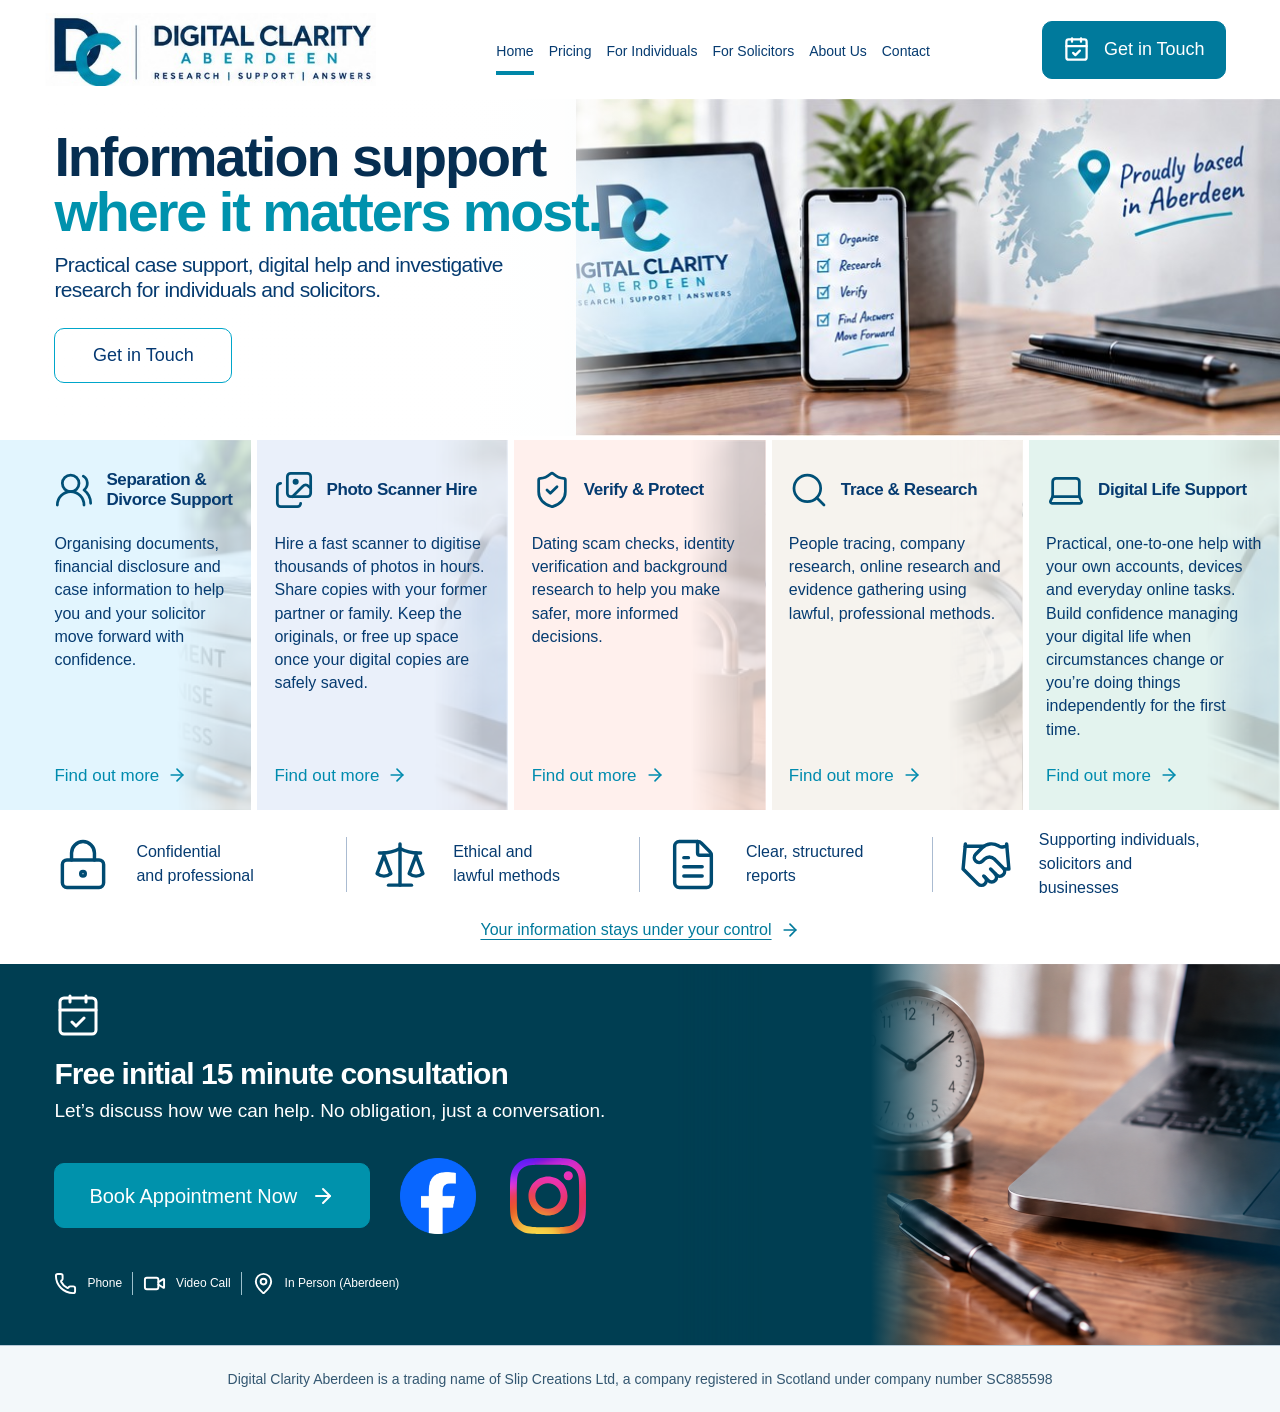
<file: index.html>
<!doctype html>
<html lang="en-GB"><head><meta charset="utf-8"><meta name="viewport" content="width=device-width,initial-scale=1"><meta name="description" content="Practical case support, digital help and investigative research for individuals and solicitors. Proudly based in Aberdeen."><title>Digital Clarity Aberdeen | Research, Support &amp; Answers</title><link rel="icon" href="favicon.png"><link rel="stylesheet" href="styles.css?v=27"><script src="script.js" defer></script></head><body><link rel="preload" as="image" href="images/logo.jpg"/><link rel="preload" as="image" href="images/facebook-logo.png"/><link rel="preload" as="image" href="images/instagram-logo.svg"/><a class="skip-link" href="#main">Skip to content</a><header class="header" id="home"><a href="index.html" class="brand" aria-label="Digital Clarity Aberdeen home"><img src="images/logo.jpg" alt="Digital Clarity Aberdeen — Research, Support, Answers" width="453" height="100"/></a><button class="menu-toggle" aria-label="Open navigation" aria-expanded="false" data-menu="true"><svg xmlns="http://www.w3.org/2000/svg" width="24" height="24" viewBox="0 0 24 24" fill="none" stroke="currentColor" stroke-width="2" stroke-linecap="round" stroke-linejoin="round" class="lucide lucide-menu" aria-hidden="true"><path d="M4 5h16"></path><path d="M4 12h16"></path><path d="M4 19h16"></path></svg></button><nav class="nav" aria-label="Main navigation"><a class="current" href="index.html" data-close-menu="true">Home</a><a href="pricing.html">Pricing</a><button data-panel="individuals">For Individuals</button><button data-panel="solicitors">For Solicitors</button><button data-panel="about">About Us</button><button data-panel="contact">Contact</button></nav><button class="button header-cta" data-panel="contact"><svg xmlns="http://www.w3.org/2000/svg" width="27" height="27" viewBox="0 0 24 24" fill="none" stroke="currentColor" stroke-width="2" stroke-linecap="round" stroke-linejoin="round" class="lucide lucide-calendar-check" aria-hidden="true"><path d="M8 2v3"></path><path d="M16 2v3"></path><rect x="3" y="3" width="18" height="18" rx="2"></rect><path d="M3 9h18"></path><path d="m9 15 2 2 4-4"></path></svg>Get in Touch</button></header><main id="main"><section class="hero" aria-labelledby="hero-title"><div class="hero-art" role="img" aria-label="Digital Clarity tablet and phone on an office desk, proudly based in Aberdeen"></div><div class="hero-copy"><h1 id="hero-title">Information support<br/><span>where it matters most.</span></h1><p>Practical case support, digital help and investigative<br class="desktop-break"/> research for individuals and solicitors.</p><div class="hero-actions"><button class="button outline" data-panel="contact">Get in Touch</button></div></div></section><section id="services" class="services" aria-label="Our services"><article class="service separation"><div class="service-photo" style="background-image:url(images/separation.jpg)"></div><div class="service-heading"><svg xmlns="http://www.w3.org/2000/svg" width="24" height="24" viewBox="0 0 24 24" fill="none" stroke="currentColor" stroke-width="1.65" stroke-linecap="round" stroke-linejoin="round" class="lucide lucide-users-round" aria-hidden="true"><path d="M18 21a8 8 0 0 0-16 0"></path><circle cx="10" cy="8" r="5"></circle><path d="M22 20c0-3.37-2-6.5-4-8a5 5 0 0 0-.45-8.3"></path></svg><h2>Separation &amp; Divorce Support</h2></div><p>Organising documents, financial disclosure and case information to help you and your solicitor move forward with confidence.</p><button class="text-link" data-panel="service-0">Find out more <svg xmlns="http://www.w3.org/2000/svg" width="20" height="20" viewBox="0 0 24 24" fill="none" stroke="currentColor" stroke-width="2" stroke-linecap="round" stroke-linejoin="round" class="lucide lucide-arrow-right" aria-hidden="true"><path d="M5 12h14"></path><path d="m12 5 7 7-7 7"></path></svg></button></article><article class="service scanning"><div class="service-photo" style="background-image:url(images/scanning.jpg)"></div><div class="service-heading"><svg xmlns="http://www.w3.org/2000/svg" width="24" height="24" viewBox="0 0 24 24" fill="none" stroke="currentColor" stroke-width="1.65" stroke-linecap="round" stroke-linejoin="round" class="lucide lucide-images" aria-hidden="true"><path d="m22 11-1.296-1.296a2.4 2.4 0 0 0-3.408 0L11 16"></path><path d="M4 8a2 2 0 0 0-2 2v10a2 2 0 0 0 2 2h10a2 2 0 0 0 2-2"></path><circle cx="13" cy="7" r="1" fill="currentColor"></circle><rect x="8" y="2" width="14" height="14" rx="2"></rect></svg><h2>Photo Scanner Hire</h2></div><p>Hire a fast scanner to digitise thousands of photos in hours. Share copies with your former partner or family. Keep the originals, or free up space once your digital copies are safely saved.</p><button class="text-link" data-panel="service-1">Find out more <svg xmlns="http://www.w3.org/2000/svg" width="20" height="20" viewBox="0 0 24 24" fill="none" stroke="currentColor" stroke-width="2" stroke-linecap="round" stroke-linejoin="round" class="lucide lucide-arrow-right" aria-hidden="true"><path d="M5 12h14"></path><path d="m12 5 7 7-7 7"></path></svg></button></article><article class="service verify"><div class="service-photo" style="background-image:url(images/verify.jpg)"></div><div class="service-heading"><svg xmlns="http://www.w3.org/2000/svg" width="24" height="24" viewBox="0 0 24 24" fill="none" stroke="currentColor" stroke-width="1.65" stroke-linecap="round" stroke-linejoin="round" class="lucide lucide-shield-check" aria-hidden="true"><path d="M20 13c0 5-3.5 7.5-7.66 8.95a1 1 0 0 1-.67-.01C7.5 20.5 4 18 4 13V6a1 1 0 0 1 1-1c2 0 4.5-1.2 6.24-2.72a1.17 1.17 0 0 1 1.52 0C14.51 3.81 17 5 19 5a1 1 0 0 1 1 1z"></path><path d="m9 12 2 2 4-4"></path></svg><h2>Verify &amp; Protect</h2></div><p>Dating scam checks, identity verification and background research to help you make safer, more informed decisions.</p><button class="text-link" data-panel="service-2">Find out more <svg xmlns="http://www.w3.org/2000/svg" width="20" height="20" viewBox="0 0 24 24" fill="none" stroke="currentColor" stroke-width="2" stroke-linecap="round" stroke-linejoin="round" class="lucide lucide-arrow-right" aria-hidden="true"><path d="M5 12h14"></path><path d="m12 5 7 7-7 7"></path></svg></button></article><article class="service research"><div class="service-photo" style="background-image:url(images/research.jpg)"></div><div class="service-heading"><svg xmlns="http://www.w3.org/2000/svg" width="24" height="24" viewBox="0 0 24 24" fill="none" stroke="currentColor" stroke-width="1.65" stroke-linecap="round" stroke-linejoin="round" class="lucide lucide-search" aria-hidden="true"><path d="m21 21-4.34-4.34"></path><circle cx="11" cy="11" r="8"></circle></svg><h2>Trace &amp; Research</h2></div><p>People tracing, company research, online research and evidence gathering using lawful, professional methods.</p><button class="text-link" data-panel="service-3">Find out more <svg xmlns="http://www.w3.org/2000/svg" width="20" height="20" viewBox="0 0 24 24" fill="none" stroke="currentColor" stroke-width="2" stroke-linecap="round" stroke-linejoin="round" class="lucide lucide-arrow-right" aria-hidden="true"><path d="M5 12h14"></path><path d="m12 5 7 7-7 7"></path></svg></button></article><article class="service digital"><div class="service-photo" style="background-image:url(images/digital.jpg)"></div><div class="service-heading"><svg xmlns="http://www.w3.org/2000/svg" width="24" height="24" viewBox="0 0 24 24" fill="none" stroke="currentColor" stroke-width="1.65" stroke-linecap="round" stroke-linejoin="round" class="lucide lucide-laptop" aria-hidden="true"><path d="M18 5a2 2 0 0 1 2 2v8.526a2 2 0 0 0 .212.897l1.068 2.127a1 1 0 0 1-.9 1.45H3.62a1 1 0 0 1-.9-1.45l1.068-2.127A2 2 0 0 0 4 15.526V7a2 2 0 0 1 2-2z"></path><path d="M20.054 15.987H3.946"></path></svg><h2>Digital Life Support</h2></div><p>Practical, one-to-one help with your own accounts, devices and everyday online tasks. Build confidence managing your digital life when circumstances change or you’re doing things independently for the first time.</p><button class="text-link" data-panel="service-4">Find out more <svg xmlns="http://www.w3.org/2000/svg" width="20" height="20" viewBox="0 0 24 24" fill="none" stroke="currentColor" stroke-width="2" stroke-linecap="round" stroke-linejoin="round" class="lucide lucide-arrow-right" aria-hidden="true"><path d="M5 12h14"></path><path d="m12 5 7 7-7 7"></path></svg></button></article></section><section class="assurances" aria-label="Our commitments"><div class="assurance"><svg xmlns="http://www.w3.org/2000/svg" width="24" height="24" viewBox="0 0 24 24" fill="none" stroke="currentColor" stroke-width="1.5" stroke-linecap="round" stroke-linejoin="round" class="lucide lucide-lock-keyhole" aria-hidden="true"><circle cx="12" cy="16" r="1"></circle><rect x="3" y="10" width="18" height="12" rx="2"></rect><path d="M7 10V7a5 5 0 0 1 10 0v3"></path></svg><p>Confidential<br/>and professional</p></div><div class="assurance"><svg xmlns="http://www.w3.org/2000/svg" width="24" height="24" viewBox="0 0 24 24" fill="none" stroke="currentColor" stroke-width="1.5" stroke-linecap="round" stroke-linejoin="round" class="lucide lucide-scale" aria-hidden="true"><path d="M12 3v18"></path><path d="m19 8 3 8a5 5 0 0 1-6 0zV7"></path><path d="M3 7h1a17 17 0 0 0 8-2 17 17 0 0 0 8 2h1"></path><path d="m5 8 3 8a5 5 0 0 1-6 0zV7"></path><path d="M7 21h10"></path></svg><p>Ethical and<br/>lawful methods</p></div><div class="assurance"><svg xmlns="http://www.w3.org/2000/svg" width="24" height="24" viewBox="0 0 24 24" fill="none" stroke="currentColor" stroke-width="1.5" stroke-linecap="round" stroke-linejoin="round" class="lucide lucide-file-text" aria-hidden="true"><path d="M6 22a2 2 0 0 1-2-2V4a2 2 0 0 1 2-2h8a2.4 2.4 0 0 1 1.704.706l3.588 3.588A2.4 2.4 0 0 1 20 8v12a2 2 0 0 1-2 2z"></path><path d="M14 2v5a1 1 0 0 0 1 1h5"></path><path d="M10 9H8"></path><path d="M16 13H8"></path><path d="M16 17H8"></path></svg><p>Clear, structured<br/>reports</p></div><div class="assurance"><svg xmlns="http://www.w3.org/2000/svg" width="24" height="24" viewBox="0 0 24 24" fill="none" stroke="currentColor" stroke-width="1.5" stroke-linecap="round" stroke-linejoin="round" class="lucide lucide-handshake" aria-hidden="true"><path d="m11 17 2 2a1 1 0 1 0 3-3"></path><path d="m14 14 2.5 2.5a1 1 0 1 0 3-3l-3.88-3.88a3 3 0 0 0-4.24 0l-.88.88a1 1 0 1 1-3-3l2.81-2.81a5.79 5.79 0 0 1 7.06-.87l.47.28a2 2 0 0 0 1.42.25L21 4"></path><path d="m21 3 1 11h-2"></path><path d="M3 3 2 14l6.5 6.5a1 1 0 1 0 3-3"></path><path d="M3 4h8"></path></svg><p>Supporting individuals,<br/>solicitors and businesses</p></div></section><div class="privacy-control"><button class="text-link" aria-haspopup="dialog" data-panel="privacy">Your information stays under your control <svg xmlns="http://www.w3.org/2000/svg" width="20" height="20" viewBox="0 0 24 24" fill="none" stroke="currentColor" stroke-width="2" stroke-linecap="round" stroke-linejoin="round" class="lucide lucide-arrow-right" aria-hidden="true"><path d="M5 12h14"></path><path d="m12 5 7 7-7 7"></path></svg></button></div><section id="contact" class="consultation"><div class="consultation-art"></div><div class="consultation-content"><div class="consultation-heading"><svg xmlns="http://www.w3.org/2000/svg" width="24" height="24" viewBox="0 0 24 24" fill="none" stroke="currentColor" stroke-width="1.5" stroke-linecap="round" stroke-linejoin="round" class="lucide lucide-calendar-check" aria-hidden="true"><path d="M8 2v3"></path><path d="M16 2v3"></path><rect x="3" y="3" width="18" height="18" rx="2"></rect><path d="M3 9h18"></path><path d="m9 15 2 2 4-4"></path></svg><div><h2>Free initial 15 minute consultation</h2><p>Let’s discuss how we can help. No obligation, just a conversation.</p></div></div><div class="consultation-actions"><button class="button booking" data-panel="contact">Book Appointment Now <svg xmlns="http://www.w3.org/2000/svg" width="24" height="24" viewBox="0 0 24 24" fill="none" stroke="currentColor" stroke-width="2" stroke-linecap="round" stroke-linejoin="round" class="lucide lucide-arrow-right" aria-hidden="true"><path d="M5 12h14"></path><path d="m12 5 7 7-7 7"></path></svg></button><div class="social-links" aria-label="Follow Digital Clarity Aberdeen"><a class="facebook-profile" href="https://www.facebook.com/profile.php?id=61594316458987" target="_blank" rel="noopener noreferrer" aria-label="Digital Clarity Aberdeen on Facebook (opens in a new tab)"><img src="images/facebook-logo.png" alt="" width="76" height="76"/></a><a href="https://www.instagram.com/digitalclarityaberdeen/" target="_blank" rel="noopener noreferrer" aria-label="Digital Clarity Aberdeen on Instagram (opens in a new tab)"><img src="images/instagram-logo.svg" alt="" width="76" height="76"/></a></div><div class="methods"><span><svg xmlns="http://www.w3.org/2000/svg" width="24" height="24" viewBox="0 0 24 24" fill="none" stroke="currentColor" stroke-width="2" stroke-linecap="round" stroke-linejoin="round" class="lucide lucide-phone" aria-hidden="true"><path d="M13.832 16.568a1 1 0 0 0 1.213-.303l.355-.465A2 2 0 0 1 17 15h3a2 2 0 0 1 2 2v3a2 2 0 0 1-2 2A18 18 0 0 1 2 4a2 2 0 0 1 2-2h3a2 2 0 0 1 2 2v3a2 2 0 0 1-.8 1.6l-.468.351a1 1 0 0 0-.292 1.233 14 14 0 0 0 6.392 6.384"></path></svg>Phone</span><span><svg xmlns="http://www.w3.org/2000/svg" width="24" height="24" viewBox="0 0 24 24" fill="none" stroke="currentColor" stroke-width="2" stroke-linecap="round" stroke-linejoin="round" class="lucide lucide-video" aria-hidden="true"><path d="m16 13 5.223 3.482a.5.5 0 0 0 .777-.416V7.87a.5.5 0 0 0-.752-.432L16 10.5"></path><rect x="2" y="6" width="14" height="12" rx="2"></rect></svg>Video Call</span><span><svg xmlns="http://www.w3.org/2000/svg" width="24" height="24" viewBox="0 0 24 24" fill="none" stroke="currentColor" stroke-width="2" stroke-linecap="round" stroke-linejoin="round" class="lucide lucide-map-pin" aria-hidden="true"><path d="M20 10c0 4.993-5.539 10.193-7.399 11.799a1 1 0 0 1-1.202 0C9.539 20.193 4 14.993 4 10a8 8 0 0 1 16 0"></path><circle cx="12" cy="10" r="3"></circle></svg>In Person (Aberdeen)</span></div></div></div></section></main><footer class="site-footer"><p>Digital Clarity Aberdeen is a trading name of Slip Creations Ltd, a company registered in Scotland under company number SC885598</p></footer>
<dialog id="details" class="detail-dialog" aria-labelledby="dialog-title" aria-describedby="dialog-description"><button class="dialog-close" aria-label="Close details" autofocus>×</button><h2 id="dialog-title" class="dialog-title"></h2><p id="dialog-description" class="dialog-copy"></p><div id="dialog-sections" class="team-sections dialog-copy" hidden></div><div id="dialog-phones" class="contact-phones dialog-copy" hidden><p>UK: <a href="tel:08431223859">0843 1223859</a></p><p>Local: <a href="tel:01224679559">01224 679559</a></p></div><button id="dialog-action" class="button">Get in Touch →</button><a id="dialog-email" class="button email-button" href="mailto:contactus@dcaberdeen.com?subject=Free%2015%20minute%20consultation" hidden>Email to arrange a consultation →</a></dialog>
</body></html>
</file>
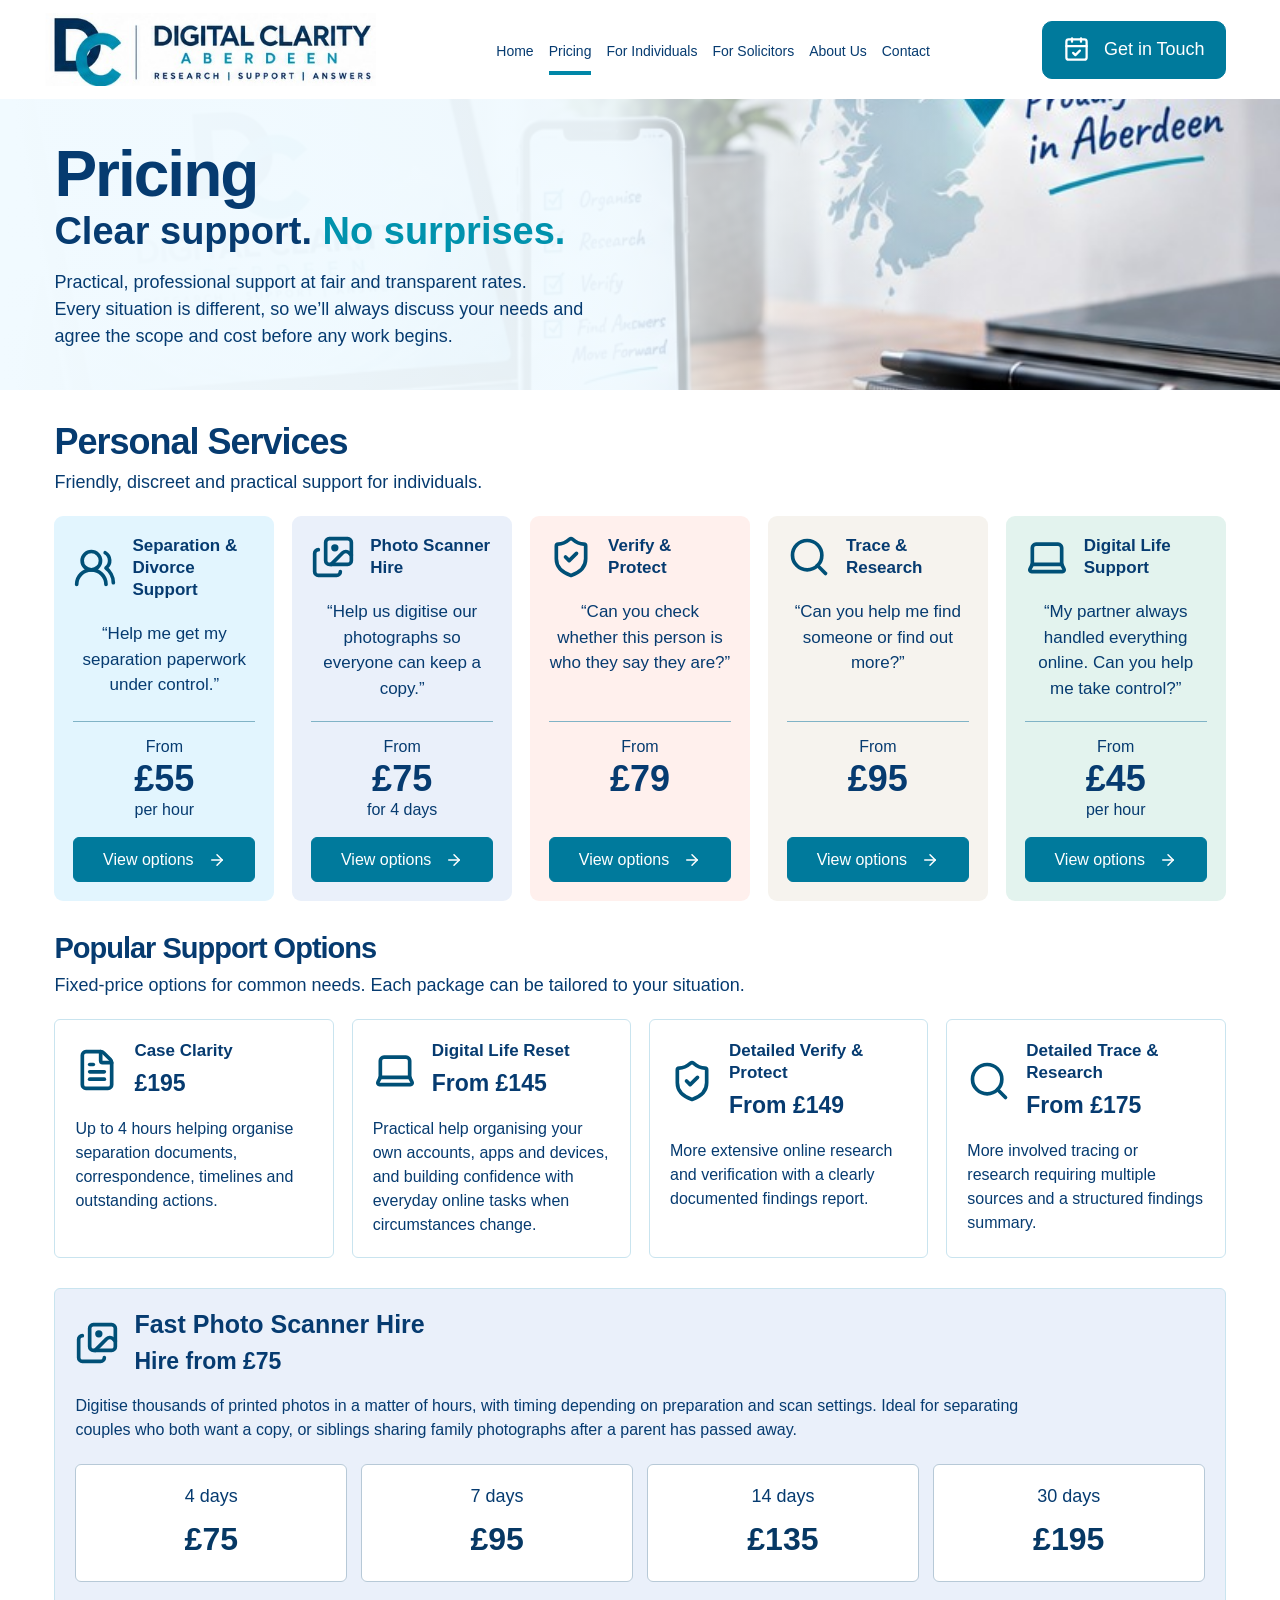
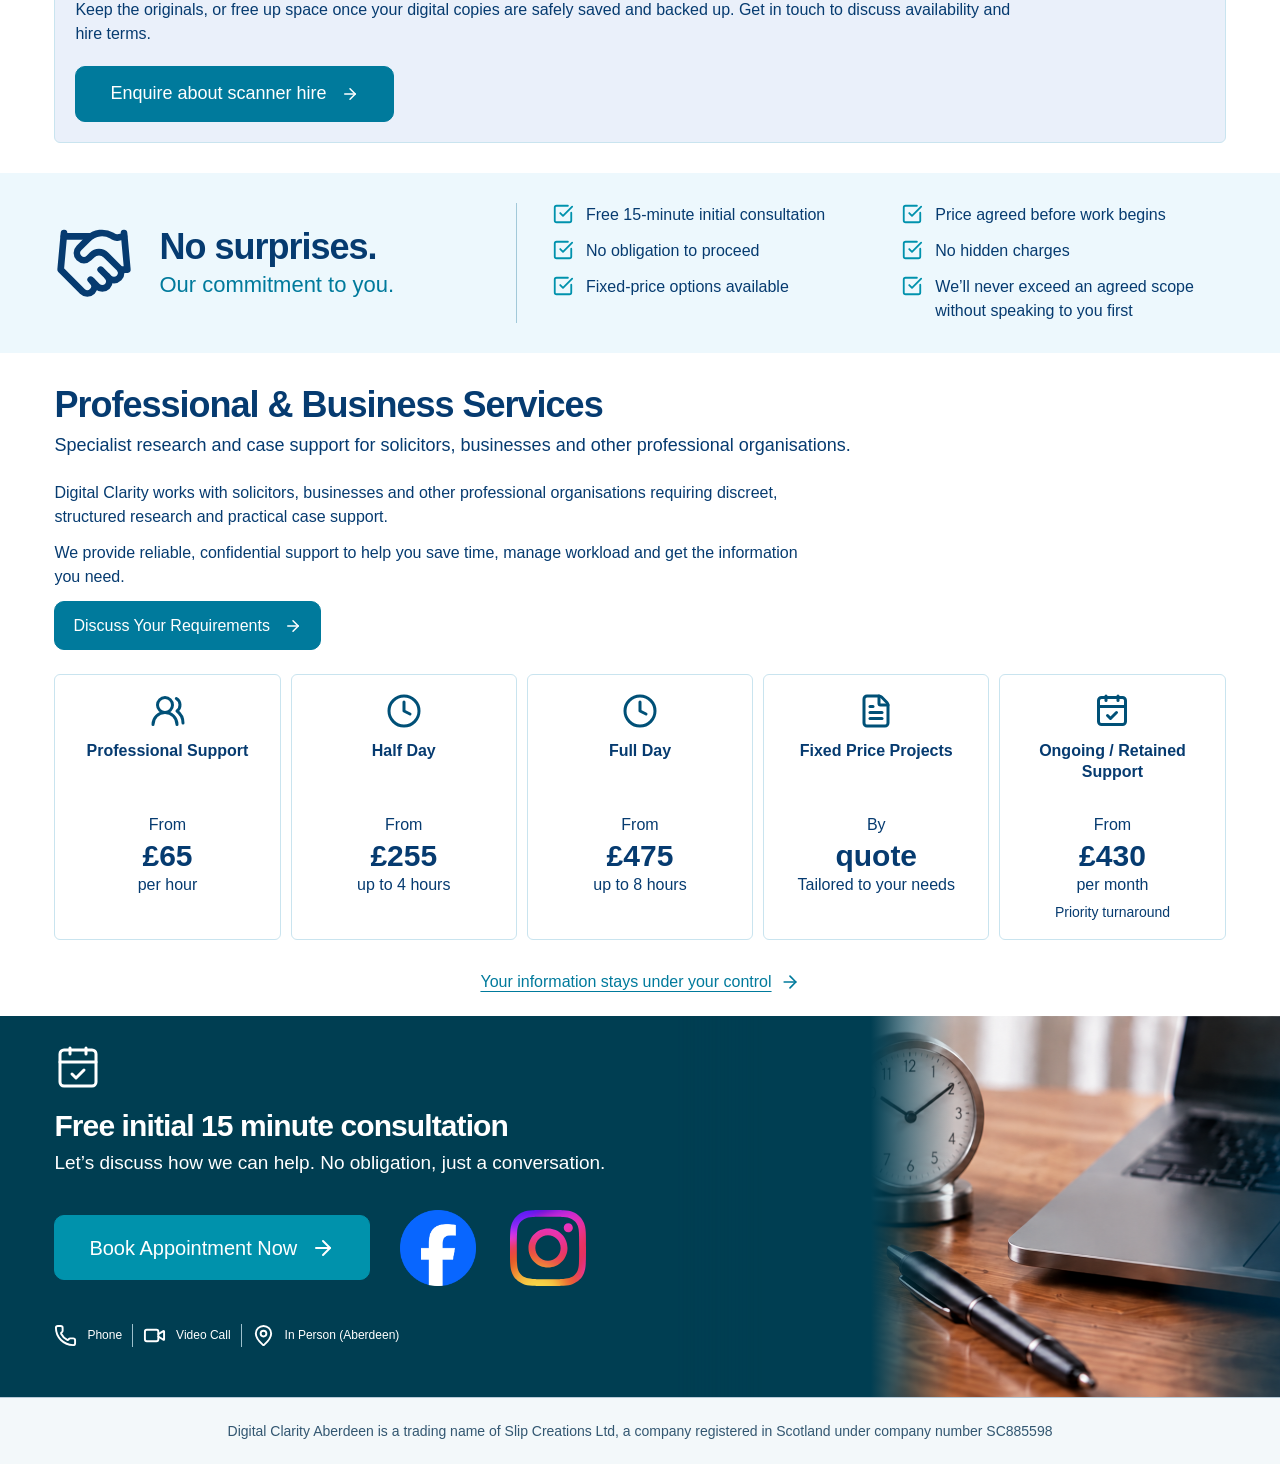
<file: pricing.html>
<!doctype html>
<html lang="en-GB"><head><meta charset="utf-8"><meta name="viewport" content="width=device-width,initial-scale=1"><meta name="description" content="Practical case support, digital help and investigative research for individuals and solicitors. Proudly based in Aberdeen."><title>Pricing | Digital Clarity Aberdeen</title><link rel="icon" href="favicon.png"><link rel="stylesheet" href="styles.css?v=27"><script src="script.js" defer></script></head><body><link rel="preload" as="image" href="images/logo.jpg"/><link rel="preload" as="image" href="images/facebook-logo.png"/><link rel="preload" as="image" href="images/instagram-logo.svg"/><a class="skip-link" href="#main">Skip to content</a><header class="header" id="home"><a href="index.html" class="brand" aria-label="Digital Clarity Aberdeen home"><img src="images/logo.jpg" alt="Digital Clarity Aberdeen — Research, Support, Answers" width="453" height="100"/></a><button class="menu-toggle" aria-label="Open navigation" aria-expanded="false" data-menu="true"><svg xmlns="http://www.w3.org/2000/svg" width="24" height="24" viewBox="0 0 24 24" fill="none" stroke="currentColor" stroke-width="2" stroke-linecap="round" stroke-linejoin="round" class="lucide lucide-menu" aria-hidden="true"><path d="M4 5h16"></path><path d="M4 12h16"></path><path d="M4 19h16"></path></svg></button><nav class="nav" aria-label="Main navigation"><a href="index.html" data-close-menu="true">Home</a><a class="current" aria-current="page" href="pricing.html">Pricing</a><button data-panel="individuals">For Individuals</button><button data-panel="solicitors">For Solicitors</button><button data-panel="about">About Us</button><button data-panel="contact">Contact</button></nav><button class="button header-cta" data-panel="contact"><svg xmlns="http://www.w3.org/2000/svg" width="27" height="27" viewBox="0 0 24 24" fill="none" stroke="currentColor" stroke-width="2" stroke-linecap="round" stroke-linejoin="round" class="lucide lucide-calendar-check" aria-hidden="true"><path d="M8 2v3"></path><path d="M16 2v3"></path><rect x="3" y="3" width="18" height="18" rx="2"></rect><path d="M3 9h18"></path><path d="m9 15 2 2 4-4"></path></svg>Get in Touch</button></header><main id="main"><section class="pricing-hero"><div><h1>Pricing</h1><h2>Clear support. <span>No surprises.</span></h2><p>Practical, professional support at fair and transparent rates.<br/>Every situation is different, so we’ll always discuss your needs and agree the scope and cost before any work begins.</p></div></section><section class="pricing-section" aria-labelledby="personal-title"><h2 id="personal-title">Personal Services</h2><p>Friendly, discreet and practical support for individuals.</p><div class="price-grid personal-price-grid"><article class="price-card separation"><div class="price-heading"><svg xmlns="http://www.w3.org/2000/svg" width="24" height="24" viewBox="0 0 24 24" fill="none" stroke="currentColor" stroke-width="2" stroke-linecap="round" stroke-linejoin="round" class="lucide lucide-users-round" aria-hidden="true"><path d="M18 21a8 8 0 0 0-16 0"></path><circle cx="10" cy="8" r="5"></circle><path d="M22 20c0-3.37-2-6.5-4-8a5 5 0 0 0-.45-8.3"></path></svg><h3>Separation &amp; Divorce Support</h3></div><p class="price-quote">“Help me get my separation paperwork under control.”</p><div class="price-amount"><span>From</span><strong>£55</strong><span>per hour</span></div><a class="button" href="#option-0">View options <svg xmlns="http://www.w3.org/2000/svg" width="18" height="18" viewBox="0 0 24 24" fill="none" stroke="currentColor" stroke-width="2" stroke-linecap="round" stroke-linejoin="round" class="lucide lucide-arrow-right" aria-hidden="true"><path d="M5 12h14"></path><path d="m12 5 7 7-7 7"></path></svg></a></article><article class="price-card scanning"><div class="price-heading"><svg xmlns="http://www.w3.org/2000/svg" width="24" height="24" viewBox="0 0 24 24" fill="none" stroke="currentColor" stroke-width="2" stroke-linecap="round" stroke-linejoin="round" class="lucide lucide-images" aria-hidden="true"><path d="m22 11-1.296-1.296a2.4 2.4 0 0 0-3.408 0L11 16"></path><path d="M4 8a2 2 0 0 0-2 2v10a2 2 0 0 0 2 2h10a2 2 0 0 0 2-2"></path><circle cx="13" cy="7" r="1" fill="currentColor"></circle><rect x="8" y="2" width="14" height="14" rx="2"></rect></svg><h3>Photo Scanner Hire</h3></div><p class="price-quote">“Help us digitise our photographs so everyone can keep a copy.”</p><div class="price-amount"><span>From</span><strong>£75</strong><span>for 4 days</span></div><a class="button" href="#scanner-hire">View options <svg xmlns="http://www.w3.org/2000/svg" width="18" height="18" viewBox="0 0 24 24" fill="none" stroke="currentColor" stroke-width="2" stroke-linecap="round" stroke-linejoin="round" class="lucide lucide-arrow-right" aria-hidden="true"><path d="M5 12h14"></path><path d="m12 5 7 7-7 7"></path></svg></a></article><article class="price-card verify"><div class="price-heading"><svg xmlns="http://www.w3.org/2000/svg" width="24" height="24" viewBox="0 0 24 24" fill="none" stroke="currentColor" stroke-width="2" stroke-linecap="round" stroke-linejoin="round" class="lucide lucide-shield-check" aria-hidden="true"><path d="M20 13c0 5-3.5 7.5-7.66 8.95a1 1 0 0 1-.67-.01C7.5 20.5 4 18 4 13V6a1 1 0 0 1 1-1c2 0 4.5-1.2 6.24-2.72a1.17 1.17 0 0 1 1.52 0C14.51 3.81 17 5 19 5a1 1 0 0 1 1 1z"></path><path d="m9 12 2 2 4-4"></path></svg><h3>Verify &amp; Protect</h3></div><p class="price-quote">“Can you check whether this person is who they say they are?”</p><div class="price-amount"><span>From</span><strong>£79</strong><span> </span></div><a class="button" href="#option-2">View options <svg xmlns="http://www.w3.org/2000/svg" width="18" height="18" viewBox="0 0 24 24" fill="none" stroke="currentColor" stroke-width="2" stroke-linecap="round" stroke-linejoin="round" class="lucide lucide-arrow-right" aria-hidden="true"><path d="M5 12h14"></path><path d="m12 5 7 7-7 7"></path></svg></a></article><article class="price-card research"><div class="price-heading"><svg xmlns="http://www.w3.org/2000/svg" width="24" height="24" viewBox="0 0 24 24" fill="none" stroke="currentColor" stroke-width="2" stroke-linecap="round" stroke-linejoin="round" class="lucide lucide-search" aria-hidden="true"><path d="m21 21-4.34-4.34"></path><circle cx="11" cy="11" r="8"></circle></svg><h3>Trace &amp; Research</h3></div><p class="price-quote">“Can you help me find someone or find out more?”</p><div class="price-amount"><span>From</span><strong>£95</strong><span> </span></div><a class="button" href="#option-3">View options <svg xmlns="http://www.w3.org/2000/svg" width="18" height="18" viewBox="0 0 24 24" fill="none" stroke="currentColor" stroke-width="2" stroke-linecap="round" stroke-linejoin="round" class="lucide lucide-arrow-right" aria-hidden="true"><path d="M5 12h14"></path><path d="m12 5 7 7-7 7"></path></svg></a></article><article class="price-card digital"><div class="price-heading"><svg xmlns="http://www.w3.org/2000/svg" width="24" height="24" viewBox="0 0 24 24" fill="none" stroke="currentColor" stroke-width="2" stroke-linecap="round" stroke-linejoin="round" class="lucide lucide-laptop" aria-hidden="true"><path d="M18 5a2 2 0 0 1 2 2v8.526a2 2 0 0 0 .212.897l1.068 2.127a1 1 0 0 1-.9 1.45H3.62a1 1 0 0 1-.9-1.45l1.068-2.127A2 2 0 0 0 4 15.526V7a2 2 0 0 1 2-2z"></path><path d="M20.054 15.987H3.946"></path></svg><h3>Digital Life Support</h3></div><p class="price-quote">“My partner always handled everything online. Can you help me take control?”</p><div class="price-amount"><span>From</span><strong>£45</strong><span>per hour</span></div><a class="button" href="#option-1">View options <svg xmlns="http://www.w3.org/2000/svg" width="18" height="18" viewBox="0 0 24 24" fill="none" stroke="currentColor" stroke-width="2" stroke-linecap="round" stroke-linejoin="round" class="lucide lucide-arrow-right" aria-hidden="true"><path d="M5 12h14"></path><path d="m12 5 7 7-7 7"></path></svg></a></article></div><h2 class="packages-title">Popular Support Options</h2><p>Fixed-price options for common needs. Each package can be tailored to your situation.</p><div class="price-grid package-grid"><article class="package-card" id="option-0"><div class="price-heading"><svg xmlns="http://www.w3.org/2000/svg" width="24" height="24" viewBox="0 0 24 24" fill="none" stroke="currentColor" stroke-width="2" stroke-linecap="round" stroke-linejoin="round" class="lucide lucide-file-text" aria-hidden="true"><path d="M6 22a2 2 0 0 1-2-2V4a2 2 0 0 1 2-2h8a2.4 2.4 0 0 1 1.704.706l3.588 3.588A2.4 2.4 0 0 1 20 8v12a2 2 0 0 1-2 2z"></path><path d="M14 2v5a1 1 0 0 0 1 1h5"></path><path d="M10 9H8"></path><path d="M16 13H8"></path><path d="M16 17H8"></path></svg><div><h3>Case Clarity</h3><strong>£195</strong></div></div><p>Up to 4 hours helping organise separation documents, correspondence, timelines and outstanding actions.</p></article><article class="package-card" id="option-1"><div class="price-heading"><svg xmlns="http://www.w3.org/2000/svg" width="24" height="24" viewBox="0 0 24 24" fill="none" stroke="currentColor" stroke-width="2" stroke-linecap="round" stroke-linejoin="round" class="lucide lucide-laptop" aria-hidden="true"><path d="M18 5a2 2 0 0 1 2 2v8.526a2 2 0 0 0 .212.897l1.068 2.127a1 1 0 0 1-.9 1.45H3.62a1 1 0 0 1-.9-1.45l1.068-2.127A2 2 0 0 0 4 15.526V7a2 2 0 0 1 2-2z"></path><path d="M20.054 15.987H3.946"></path></svg><div><h3>Digital Life Reset</h3><strong>From £145</strong></div></div><p>Practical help organising your own accounts, apps and devices, and building confidence with everyday online tasks when circumstances change.</p></article><article class="package-card" id="option-2"><div class="price-heading"><svg xmlns="http://www.w3.org/2000/svg" width="24" height="24" viewBox="0 0 24 24" fill="none" stroke="currentColor" stroke-width="2" stroke-linecap="round" stroke-linejoin="round" class="lucide lucide-shield-check" aria-hidden="true"><path d="M20 13c0 5-3.5 7.5-7.66 8.95a1 1 0 0 1-.67-.01C7.5 20.5 4 18 4 13V6a1 1 0 0 1 1-1c2 0 4.5-1.2 6.24-2.72a1.17 1.17 0 0 1 1.52 0C14.51 3.81 17 5 19 5a1 1 0 0 1 1 1z"></path><path d="m9 12 2 2 4-4"></path></svg><div><h3>Detailed Verify &amp; Protect</h3><strong>From £149</strong></div></div><p>More extensive online research and verification with a clearly documented findings report.</p></article><article class="package-card" id="option-3"><div class="price-heading"><svg xmlns="http://www.w3.org/2000/svg" width="24" height="24" viewBox="0 0 24 24" fill="none" stroke="currentColor" stroke-width="2" stroke-linecap="round" stroke-linejoin="round" class="lucide lucide-search" aria-hidden="true"><path d="m21 21-4.34-4.34"></path><circle cx="11" cy="11" r="8"></circle></svg><div><h3>Detailed Trace &amp; Research</h3><strong>From £175</strong></div></div><p>More involved tracing or research requiring multiple sources and a structured findings summary.</p></article></div></section><section class="pricing-section scanner-hire-pricing" aria-labelledby="scanner-hire-title"><article class="package-card" id="scanner-hire"><div class="price-heading"><svg xmlns="http://www.w3.org/2000/svg" width="24" height="24" viewBox="0 0 24 24" fill="none" stroke="currentColor" stroke-width="2" stroke-linecap="round" stroke-linejoin="round" class="lucide lucide-images" aria-hidden="true"><path d="m22 11-1.296-1.296a2.4 2.4 0 0 0-3.408 0L11 16"></path><path d="M4 8a2 2 0 0 0-2 2v10a2 2 0 0 0 2 2h10a2 2 0 0 0 2-2"></path><circle cx="13" cy="7" r="1" fill="currentColor"></circle><rect x="8" y="2" width="14" height="14" rx="2"></rect></svg><div><h2 id="scanner-hire-title">Fast Photo Scanner Hire</h2><strong>Hire from £75</strong></div></div><p>Digitise thousands of printed photos in a matter of hours, with timing depending on preparation and scan settings. Ideal for separating couples who both want a copy, or siblings sharing family photographs after a parent has passed away.</p><dl class="scanner-hire-rates" aria-label="Photo scanner hire prices"><div><dt>4 days</dt><dd>£75</dd></div><div><dt>7 days</dt><dd>£95</dd></div><div><dt>14 days</dt><dd>£135</dd></div><div><dt>30 days</dt><dd>£195</dd></div></dl><p>Keep the originals, or free up space once your digital copies are safely saved and backed up. Get in touch to discuss availability and hire terms.</p><button class="button" data-panel="contact">Enquire about scanner hire <svg xmlns="http://www.w3.org/2000/svg" width="18" height="18" viewBox="0 0 24 24" fill="none" stroke="currentColor" stroke-width="2" stroke-linecap="round" stroke-linejoin="round" class="lucide lucide-arrow-right" aria-hidden="true"><path d="M5 12h14"></path><path d="m12 5 7 7-7 7"></path></svg></button></article></section><section class="pricing-promise"><div class="promise-title"><svg xmlns="http://www.w3.org/2000/svg" width="24" height="24" viewBox="0 0 24 24" fill="none" stroke="currentColor" stroke-width="2" stroke-linecap="round" stroke-linejoin="round" class="lucide lucide-handshake" aria-hidden="true"><path d="m11 17 2 2a1 1 0 1 0 3-3"></path><path d="m14 14 2.5 2.5a1 1 0 1 0 3-3l-3.88-3.88a3 3 0 0 0-4.24 0l-.88.88a1 1 0 1 1-3-3l2.81-2.81a5.79 5.79 0 0 1 7.06-.87l.47.28a2 2 0 0 0 1.42.25L21 4"></path><path d="m21 3 1 11h-2"></path><path d="M3 3 2 14l6.5 6.5a1 1 0 1 0 3-3"></path><path d="M3 4h8"></path></svg><div><h2>No surprises.</h2><p>Our commitment to you.</p></div></div><ul><li><svg xmlns="http://www.w3.org/2000/svg" width="24" height="24" viewBox="0 0 24 24" fill="none" stroke="currentColor" stroke-width="2" stroke-linecap="round" stroke-linejoin="round" class="lucide lucide-square-check-big" aria-hidden="true"><path d="M21 10.656V19a2 2 0 0 1-2 2H5a2 2 0 0 1-2-2V5a2 2 0 0 1 2-2h12.344"></path><path d="m9 11 3 3L22 4"></path></svg>Free 15-minute initial consultation</li><li><svg xmlns="http://www.w3.org/2000/svg" width="24" height="24" viewBox="0 0 24 24" fill="none" stroke="currentColor" stroke-width="2" stroke-linecap="round" stroke-linejoin="round" class="lucide lucide-square-check-big" aria-hidden="true"><path d="M21 10.656V19a2 2 0 0 1-2 2H5a2 2 0 0 1-2-2V5a2 2 0 0 1 2-2h12.344"></path><path d="m9 11 3 3L22 4"></path></svg>Price agreed before work begins</li><li><svg xmlns="http://www.w3.org/2000/svg" width="24" height="24" viewBox="0 0 24 24" fill="none" stroke="currentColor" stroke-width="2" stroke-linecap="round" stroke-linejoin="round" class="lucide lucide-square-check-big" aria-hidden="true"><path d="M21 10.656V19a2 2 0 0 1-2 2H5a2 2 0 0 1-2-2V5a2 2 0 0 1 2-2h12.344"></path><path d="m9 11 3 3L22 4"></path></svg>No obligation to proceed</li><li><svg xmlns="http://www.w3.org/2000/svg" width="24" height="24" viewBox="0 0 24 24" fill="none" stroke="currentColor" stroke-width="2" stroke-linecap="round" stroke-linejoin="round" class="lucide lucide-square-check-big" aria-hidden="true"><path d="M21 10.656V19a2 2 0 0 1-2 2H5a2 2 0 0 1-2-2V5a2 2 0 0 1 2-2h12.344"></path><path d="m9 11 3 3L22 4"></path></svg>No hidden charges</li><li><svg xmlns="http://www.w3.org/2000/svg" width="24" height="24" viewBox="0 0 24 24" fill="none" stroke="currentColor" stroke-width="2" stroke-linecap="round" stroke-linejoin="round" class="lucide lucide-square-check-big" aria-hidden="true"><path d="M21 10.656V19a2 2 0 0 1-2 2H5a2 2 0 0 1-2-2V5a2 2 0 0 1 2-2h12.344"></path><path d="m9 11 3 3L22 4"></path></svg>Fixed-price options available</li><li><svg xmlns="http://www.w3.org/2000/svg" width="24" height="24" viewBox="0 0 24 24" fill="none" stroke="currentColor" stroke-width="2" stroke-linecap="round" stroke-linejoin="round" class="lucide lucide-square-check-big" aria-hidden="true"><path d="M21 10.656V19a2 2 0 0 1-2 2H5a2 2 0 0 1-2-2V5a2 2 0 0 1 2-2h12.344"></path><path d="m9 11 3 3L22 4"></path></svg>We’ll never exceed an agreed scope without speaking to you first</li></ul></section><section class="pricing-section" aria-labelledby="business-title"><h2 id="business-title">Professional &amp; Business Services</h2><p>Specialist research and case support for solicitors, businesses and other professional organisations.</p><div class="business-pricing"><div class="business-intro"><p>Digital Clarity works with solicitors, businesses and other professional organisations requiring discreet, structured research and practical case support.</p><p>We provide reliable, confidential support to help you save time, manage workload and get the information you need.</p><button class="button" data-panel="contact">Discuss Your Requirements <svg xmlns="http://www.w3.org/2000/svg" width="18" height="18" viewBox="0 0 24 24" fill="none" stroke="currentColor" stroke-width="2" stroke-linecap="round" stroke-linejoin="round" class="lucide lucide-arrow-right" aria-hidden="true"><path d="M5 12h14"></path><path d="m12 5 7 7-7 7"></path></svg></button></div><div class="business-grid"><article class="business-card"><svg xmlns="http://www.w3.org/2000/svg" width="24" height="24" viewBox="0 0 24 24" fill="none" stroke="currentColor" stroke-width="2" stroke-linecap="round" stroke-linejoin="round" class="lucide lucide-users-round" aria-hidden="true"><path d="M18 21a8 8 0 0 0-16 0"></path><circle cx="10" cy="8" r="5"></circle><path d="M22 20c0-3.37-2-6.5-4-8a5 5 0 0 0-.45-8.3"></path></svg><h3>Professional Support</h3><span>From</span><strong>£65</strong><span>per hour</span></article><article class="business-card"><svg xmlns="http://www.w3.org/2000/svg" width="24" height="24" viewBox="0 0 24 24" fill="none" stroke="currentColor" stroke-width="2" stroke-linecap="round" stroke-linejoin="round" class="lucide lucide-clock" aria-hidden="true"><circle cx="12" cy="12" r="10"></circle><path d="M12 6v6l4 2"></path></svg><h3>Half Day</h3><span>From</span><strong>£255</strong><span>up to 4 hours</span></article><article class="business-card"><svg xmlns="http://www.w3.org/2000/svg" width="24" height="24" viewBox="0 0 24 24" fill="none" stroke="currentColor" stroke-width="2" stroke-linecap="round" stroke-linejoin="round" class="lucide lucide-clock" aria-hidden="true"><circle cx="12" cy="12" r="10"></circle><path d="M12 6v6l4 2"></path></svg><h3>Full Day</h3><span>From</span><strong>£475</strong><span>up to 8 hours</span></article><article class="business-card"><svg xmlns="http://www.w3.org/2000/svg" width="24" height="24" viewBox="0 0 24 24" fill="none" stroke="currentColor" stroke-width="2" stroke-linecap="round" stroke-linejoin="round" class="lucide lucide-file-text" aria-hidden="true"><path d="M6 22a2 2 0 0 1-2-2V4a2 2 0 0 1 2-2h8a2.4 2.4 0 0 1 1.704.706l3.588 3.588A2.4 2.4 0 0 1 20 8v12a2 2 0 0 1-2 2z"></path><path d="M14 2v5a1 1 0 0 0 1 1h5"></path><path d="M10 9H8"></path><path d="M16 13H8"></path><path d="M16 17H8"></path></svg><h3>Fixed Price Projects</h3><span>By</span><strong>quote</strong><span>Tailored to your needs</span></article><article class="business-card"><svg xmlns="http://www.w3.org/2000/svg" width="24" height="24" viewBox="0 0 24 24" fill="none" stroke="currentColor" stroke-width="2" stroke-linecap="round" stroke-linejoin="round" class="lucide lucide-calendar-check" aria-hidden="true"><path d="M8 2v3"></path><path d="M16 2v3"></path><rect x="3" y="3" width="18" height="18" rx="2"></rect><path d="M3 9h18"></path><path d="m9 15 2 2 4-4"></path></svg><h3>Ongoing / Retained Support</h3><span>From</span><strong>£430</strong><span>per month</span><small>Priority turnaround</small></article></div></div></section><div class="privacy-control"><button class="text-link" aria-haspopup="dialog" data-panel="privacy">Your information stays under your control <svg xmlns="http://www.w3.org/2000/svg" width="20" height="20" viewBox="0 0 24 24" fill="none" stroke="currentColor" stroke-width="2" stroke-linecap="round" stroke-linejoin="round" class="lucide lucide-arrow-right" aria-hidden="true"><path d="M5 12h14"></path><path d="m12 5 7 7-7 7"></path></svg></button></div><section id="contact" class="consultation"><div class="consultation-art"></div><div class="consultation-content"><div class="consultation-heading"><svg xmlns="http://www.w3.org/2000/svg" width="24" height="24" viewBox="0 0 24 24" fill="none" stroke="currentColor" stroke-width="1.5" stroke-linecap="round" stroke-linejoin="round" class="lucide lucide-calendar-check" aria-hidden="true"><path d="M8 2v3"></path><path d="M16 2v3"></path><rect x="3" y="3" width="18" height="18" rx="2"></rect><path d="M3 9h18"></path><path d="m9 15 2 2 4-4"></path></svg><div><h2>Free initial 15 minute consultation</h2><p>Let’s discuss how we can help. No obligation, just a conversation.</p></div></div><div class="consultation-actions"><button class="button booking" data-panel="contact">Book Appointment Now <svg xmlns="http://www.w3.org/2000/svg" width="24" height="24" viewBox="0 0 24 24" fill="none" stroke="currentColor" stroke-width="2" stroke-linecap="round" stroke-linejoin="round" class="lucide lucide-arrow-right" aria-hidden="true"><path d="M5 12h14"></path><path d="m12 5 7 7-7 7"></path></svg></button><div class="social-links" aria-label="Follow Digital Clarity Aberdeen"><a class="facebook-profile" href="https://www.facebook.com/profile.php?id=61594316458987" target="_blank" rel="noopener noreferrer" aria-label="Digital Clarity Aberdeen on Facebook (opens in a new tab)"><img src="images/facebook-logo.png" alt="" width="76" height="76"/></a><a href="https://www.instagram.com/digitalclarityaberdeen/" target="_blank" rel="noopener noreferrer" aria-label="Digital Clarity Aberdeen on Instagram (opens in a new tab)"><img src="images/instagram-logo.svg" alt="" width="76" height="76"/></a></div><div class="methods"><span><svg xmlns="http://www.w3.org/2000/svg" width="24" height="24" viewBox="0 0 24 24" fill="none" stroke="currentColor" stroke-width="2" stroke-linecap="round" stroke-linejoin="round" class="lucide lucide-phone" aria-hidden="true"><path d="M13.832 16.568a1 1 0 0 0 1.213-.303l.355-.465A2 2 0 0 1 17 15h3a2 2 0 0 1 2 2v3a2 2 0 0 1-2 2A18 18 0 0 1 2 4a2 2 0 0 1 2-2h3a2 2 0 0 1 2 2v3a2 2 0 0 1-.8 1.6l-.468.351a1 1 0 0 0-.292 1.233 14 14 0 0 0 6.392 6.384"></path></svg>Phone</span><span><svg xmlns="http://www.w3.org/2000/svg" width="24" height="24" viewBox="0 0 24 24" fill="none" stroke="currentColor" stroke-width="2" stroke-linecap="round" stroke-linejoin="round" class="lucide lucide-video" aria-hidden="true"><path d="m16 13 5.223 3.482a.5.5 0 0 0 .777-.416V7.87a.5.5 0 0 0-.752-.432L16 10.5"></path><rect x="2" y="6" width="14" height="12" rx="2"></rect></svg>Video Call</span><span><svg xmlns="http://www.w3.org/2000/svg" width="24" height="24" viewBox="0 0 24 24" fill="none" stroke="currentColor" stroke-width="2" stroke-linecap="round" stroke-linejoin="round" class="lucide lucide-map-pin" aria-hidden="true"><path d="M20 10c0 4.993-5.539 10.193-7.399 11.799a1 1 0 0 1-1.202 0C9.539 20.193 4 14.993 4 10a8 8 0 0 1 16 0"></path><circle cx="12" cy="10" r="3"></circle></svg>In Person (Aberdeen)</span></div></div></div></section></main><footer class="site-footer"><p>Digital Clarity Aberdeen is a trading name of Slip Creations Ltd, a company registered in Scotland under company number SC885598</p></footer>
<dialog id="details" class="detail-dialog" aria-labelledby="dialog-title" aria-describedby="dialog-description"><button class="dialog-close" aria-label="Close details" autofocus>×</button><h2 id="dialog-title" class="dialog-title"></h2><p id="dialog-description" class="dialog-copy"></p><div id="dialog-sections" class="team-sections dialog-copy" hidden></div><div id="dialog-phones" class="contact-phones dialog-copy" hidden><p>UK: <a href="tel:08431223859">0843 1223859</a></p><p>Local: <a href="tel:01224679559">01224 679559</a></p></div><button id="dialog-action" class="button">Get in Touch →</button><a id="dialog-email" class="button email-button" href="mailto:contactus@dcaberdeen.com?subject=Free%2015%20minute%20consultation" hidden>Email to arrange a consultation →</a></dialog>
</body></html>
</file>
<file: styles.css>
body{line-height:1.5}button{color:inherit}svg{vertical-align:middle;flex-shrink:0}h1,h2{font-size:inherit;font-weight:inherit}
:root,.dark{--background:#fff;--foreground:#063864;--primary:#00799c;--primary-foreground:#fff;--popover:#fff;--border:#b7c9d7;--muted:#e6f4f8;--radius:0.6rem}
*{box-sizing:border-box}html{scroll-behavior:smooth;scroll-padding-top:1rem}body{margin:0;color:#063b70;background:#fff;font-family:'Century Gothic','Trebuchet MS',Arial,sans-serif;font-size:16px}button,a{-webkit-tap-highlight-color:transparent}button{font:inherit;cursor:pointer}a{color:inherit;text-decoration:none}button:focus-visible,a:focus-visible{outline:3px solid #02a6ca;outline-offset:5px}button{border:0}p,h1,h2{margin:0}.header{min-height:99px;display:flex;align-items:center;gap:32px;padding:9px 3.65%;background:white;position:relative;z-index:10}.brand{display:block;flex:0 1 443px}.brand img{width:100%;height:auto;display:block}.nav{display:flex;align-items:center;justify-content:center;gap:34px;flex:1;white-space:nowrap}.nav a,.nav button{background:none;padding:17px 0 13px;font-size:16px;position:relative}.nav .current:after{content:'';position:absolute;bottom:0;left:0;right:0;height:4px;background:#0087a8}.nav a:hover,.nav button:hover{color:#008bab}.button{display:inline-flex;align-items:center;justify-content:center;gap:14px;background:#007a9c;color:white;padding:16px 34px;border:1px solid #007a9c;border-radius:10px;font-size:18px;line-height:1.2;transition:background .18s,transform .18s;white-space:nowrap}.button:hover{background:#005b79;transform:translateY(-1px)}.header-cta{font-size:22px;min-width:246px;min-height:58px}.menu-toggle{display:none;background:none}.hero{min-height:337px;position:relative;overflow:hidden;background:#f9fbfb}.hero-art{position:absolute;inset:0 0 0 45%;background:url('images/hero.jpg') center right/cover no-repeat}.hero:after{content:'';position:absolute;inset:0;background:linear-gradient(90deg,#fff 0%,#fffffffa 37%,#ffffffdf 43%,#ffffff00 51%);pointer-events:none}.hero-copy{position:relative;z-index:1;padding:31px 4.5% 33px}.hero h1{font-family:Arial,Helvetica,sans-serif;font-size:clamp(40px,4.2vw,66px);font-weight:750;line-height:.98;letter-spacing:-2px;color:#062e51}.hero h1 span{color:#0092ad}.hero-copy>p{font-size:24px;line-height:1.18;margin-top:14px;letter-spacing:-.6px}.hero-actions{display:flex;gap:20px;margin-top:25px}.hero-actions .button{min-width:204px}.hero-actions .outline{min-width:178px}.outline{background:#ffffffb8;color:#043872;border:1px solid #00a6ca}.outline:hover{background:#e8f8fc}.services{display:grid;grid-template-columns:repeat(5,minmax(0,1fr));gap:6px;border-top:4px solid white}.service{min-height:247px;position:relative;padding:24px 32px 20px;display:flex;flex-direction:column;overflow:hidden;background:#e2f5fe}.service.digital{background:#e3f3ee}.service.verify{background:#fff0ed}.service.research{background:#f6f3ee}.service-photo{position:absolute;inset:0 0 0 auto;width:34%;background-size:cover;background-position:right center;mask-image:linear-gradient(90deg,transparent,#000 65%);pointer-events:none}.service-heading{display:flex;align-items:center;gap:22px;position:relative;min-height:48px}.service-heading svg{width:56px;height:50px;flex:none;color:#005077}.service h2{font-size:20px;line-height:1.16;font-weight:600;letter-spacing:-.4px;max-width:215px}.service p{position:relative;max-width:242px;font-size:16px;line-height:1.3;margin:15px 0 8px;padding-right:5px}.text-link{position:relative;display:flex;align-items:center;gap:8px;background:none;color:#008bae;padding:0;margin-top:auto;align-self:flex-start;font-size:17px}.text-link:hover{text-decoration:underline}.assurances{min-height:92px;display:grid;grid-template-columns:repeat(4,1fr);align-items:center;padding:18px 3%}.assurance{display:flex;gap:24px;align-items:center;justify-content:center;padding:0 20px;border-right:1px solid #aabbd1;min-height:54px}.assurance:last-child{border:0}.assurance svg{width:58px;height:55px;flex:none;color:#004b72}.assurance p{font-size:16px;line-height:1.5}.consultation{position:relative;min-height:247px;background:#003e52;color:white;overflow:hidden}.consultation-art{position:absolute;inset:0 0 0 auto;width:47%;background:linear-gradient(90deg,#003e52 0%,#003e52 32%,#003e5200 46%),url('images/consultation-no-notepad.png') center/cover no-repeat;mask-image:linear-gradient(90deg,transparent,#000 14%)}.consultation-content{position:relative;padding:28px 4.25% 50px}.consultation-heading{display:flex;gap:33px;align-items:center}.consultation-heading>svg{width:70px;height:70px;flex:none}.consultation h2{font-size:34px;font-weight:600;line-height:1.3;letter-spacing:-.9px}.consultation p{font-size:22px;margin-top:4px}.consultation-actions{display:flex;align-items:center;gap:24px;margin-top:20px}.booking{background:#0092ac;border-color:#0092ac;font-size:23px;min-height:65px}.methods{display:flex;align-items:center;gap:16px;font-size:14px}.methods span{display:flex;align-items:center;gap:10px;border-right:1px solid #9dc0cc;padding-right:16px}.methods span:last-child{border:0}.methods svg{width:23px;height:23px}.skip-link{position:fixed;top:-100px;left:15px;background:white;z-index:100;padding:12px}.skip-link:focus{top:10px}.detail-dialog{padding:35px!important;max-width:min(560px,calc(100% - 32px))!important;gap:23px!important}.dialog-title{font-size:27px;font-weight:600;line-height:1.2;padding-right:15px}.dialog-copy{font-size:17px;line-height:1.6;color:#335771}.contact-note{padding:18px;background:#e8f5f8;border-radius:6px;font-size:16px;line-height:1.5}
@media(min-width:1700px){.hero{min-height:410px}.hero-copy{padding-top:50px}.service{min-height:285px}.service p{max-width:65%;font-size:18px}.consultation{min-height:300px}}
@media(max-width:1350px){.header{gap:22px}.brand{flex-basis:330px}.nav{gap:20px}.nav a,.nav button{font-size:14px}.header-cta{min-width:180px;font-size:18px;padding:14px 20px}.hero h1{font-size:4.35vw}.hero-copy>p{font-size:21px}.service{padding:22px}.service-heading{gap:14px}.service h2{font-size:18px}.service p{max-width:79%}.service-heading svg{width:44px}.consultation h2{font-size:30px}.consultation p{font-size:19px}.methods{gap:10px;font-size:12px}.methods span{padding-right:10px}.booking{font-size:20px}.consultation-actions{gap:18px}}
@media(max-width:1100px){.header{flex-wrap:wrap;justify-content:space-between}.brand{flex-basis:350px}.nav{order:3;flex-basis:100%;padding-bottom:5px;justify-content:space-between}.nav a,.nav button{font-size:16px;padding-top:4px}.hero{min-height:335px}.hero h1{font-size:4.7vw}.hero-copy>p{max-width:53%;font-size:19px}.desktop-break{display:none}.services{grid-template-columns:repeat(2,minmax(0,1fr))}.service{min-height:260px;padding:25px 30px}.service h2{font-size:21px}.service p{max-width:65%;font-size:17px}.service-photo{width:34%}.assurances{grid-template-columns:repeat(2,1fr);gap:20px}.assurance:nth-child(2){border:0}.assurance{justify-content:flex-start;padding-left:30px}.consultation-art{opacity:.55}.consultation-actions{align-items:flex-start;flex-direction:column}.methods{font-size:14px}.consultation-heading{gap:22px}}
@media(max-width:650px){.header{min-height:86px;padding:13px 20px;gap:12px}.brand{flex:0 1 280px;max-width:calc(100% - 50px)}.header-cta{display:none}.menu-toggle{display:block;padding:8px}.nav{display:none}.nav.expanded{display:flex;flex-direction:column;align-items:stretch;gap:0;padding:8px 0}.nav a,.nav button{text-align:left;padding:13px 4px}.nav .current:after{right:auto;width:36px}.hero{display:flex;flex-direction:column}.hero-copy{padding:30px 22px 28px;order:0}.hero h1{font-size:clamp(32px,7.7vw,49px);letter-spacing:-1.1px;line-height:1.05}.hero-copy>p{max-width:100%;font-size:19px;line-height:1.35;margin-top:16px}.hero:after{display:none}.hero-art{position:relative;inset:auto;order:1;height:200px;background-position:right center;width:100%}.hero-actions{gap:12px;margin-top:22px}.hero-actions .button{min-width:0;padding:14px 19px;font-size:16px}.services{grid-template-columns:1fr;gap:5px}.service{min-height:260px;padding:25px 25px 23px}.service-heading{gap:18px}.service h2{font-size:21px;max-width:230px}.service p{font-size:17px;max-width:70%;margin:17px 0}.text-link{font-size:17px}.assurances{padding:23px 20px;gap:20px 13px}.assurance{border:0;padding:0;gap:12px;align-items:flex-start}.assurance svg{width:34px;height:39px}.assurance p{font-size:14px;line-height:1.5}.assurance p br{display:none}.consultation-content{padding:29px 22px 40px}.consultation-heading{align-items:flex-start;gap:16px}.consultation-heading>svg{width:44px;height:48px}.consultation h2{font-size:27px;line-height:1.2}.consultation p{font-size:18px;line-height:1.4;margin-top:12px}.consultation-art{width:100%;opacity:.18}.consultation-actions{margin-top:23px;gap:23px}.booking{width:100%;font-size:20px;padding:16px 15px}.methods{flex-wrap:wrap;gap:14px;font-size:14px}.methods span{gap:7px}.methods svg{width:20px}.detail-dialog{padding:28px!important}}
@media(prefers-reduced-motion:reduce){html{scroll-behavior:auto}.button{transition:none}}
.email-button{white-space:normal;text-align:center}

.detail-dialog{max-height:85dvh;overflow-y:auto}.team-sections{display:grid;gap:26px}.team-section h3{font-size:22px;font-weight:600;line-height:1.25;margin:0 0 7px;color:#063864}.team-section h4{font-size:17px;font-weight:600;line-height:1.4;color:#007a9c;margin:0 0 15px}.team-section p+p{margin-top:16px}

.site-footer{padding:22px 4.25%;background:#f3f8fa;color:#335771;text-align:center;font-size:14px;line-height:1.6;border-top:1px solid #b7c9d7}.site-footer p{max-width:1000px;margin:0 auto}.contact-phones a{color:#007a9c;text-decoration:underline;text-underline-offset:3px}.contact-phones p+p{margin-top:8px}

.dialog-copy a{color:#007a9c;text-decoration:underline;text-underline-offset:3px;overflow-wrap:anywhere}

.privacy-control{display:flex;justify-content:center;padding:0 22px 22px}.privacy-control .text-link{color:#007a9c;font-size:16px;text-align:left;line-height:1.5;text-decoration:underline;text-underline-offset:4px}
.pricing-hero{padding:40px 4.5%;background:linear-gradient(90deg,#f1faff 0%,#f1fafff2 48%,#f1faff00 76%),url('images/hero.jpg') right center/cover no-repeat}.pricing-hero>div{max-width:750px}.pricing-hero h1{font-size:64px;font-weight:700;line-height:1.1;letter-spacing:-2px}.pricing-hero h2{font-size:38px;font-weight:600;line-height:1.2;margin-bottom:14px}.pricing-hero h2 span{color:#0092ad}.pricing-hero p{font-size:18px;line-height:1.5;max-width:570px}.pricing-section{padding:30px 4.5%}.pricing-section>h2,.pricing-promise h2{font-size:36px;font-weight:600;line-height:1.2;letter-spacing:-1px}.pricing-section>p{font-size:18px;margin-top:6px}.price-grid{display:grid;grid-template-columns:repeat(4,minmax(0,1fr));gap:18px;margin-top:20px}.price-card{padding:24px;border-radius:9px;display:flex;flex-direction:column;background:#e2f5fe}.price-card.digital{background:#e3f3ee}.price-card.verify{background:#fff0ed}.price-card.research{background:#f6f3ee}.price-heading{display:flex;align-items:center;gap:15px}.price-heading svg{width:44px;height:44px;flex:none;color:#005077}.price-heading h3{font-size:17px;line-height:1.3;margin:0;font-weight:600}.price-quote{text-align:center;margin:20px 0;flex:1;font-size:17px;line-height:1.5}.price-amount{display:flex;flex-direction:column;text-align:center;border-top:1px solid #80b3c6;padding-top:15px;line-height:1.2}.price-amount strong{font-size:36px}.price-amount span{font-size:16px}.price-card .button{margin-top:18px;padding:12px;font-size:16px;white-space:normal;border-radius:6px}.pricing-section>.packages-title{font-size:29px;margin-top:30px}.package-card{padding:20px;border:1px solid #c9e4ef;border-radius:6px;scroll-margin-top:24px}.package-card:target{outline:3px solid #0092ad;outline-offset:3px}.package-card strong{display:block;font-size:23px;margin-top:4px}.package-card p{margin-top:16px;font-size:16px;line-height:1.5}.pricing-promise{padding:30px 4.5%;background:#edf8fd;display:flex;align-items:center;gap:40px}.promise-title{display:flex;align-items:center;gap:25px;flex:0 0 36%}.promise-title>svg{width:80px;height:80px;flex:none}.promise-title p{color:#007a9c;font-size:22px}.pricing-promise ul{list-style:none;padding:0 0 0 35px;margin:0;border-left:1px solid #a2c9d9;display:grid;grid-template-columns:1fr 1fr;gap:12px 25px}.pricing-promise li{display:flex;gap:12px;align-items:flex-start;font-size:16px}.pricing-promise li svg{width:22px;height:22px;color:#0092ad;flex:none}.business-pricing{display:grid;grid-template-columns:1fr 2fr;gap:24px;margin-top:22px}.business-intro p{margin-bottom:12px;line-height:1.5}.business-intro .button{font-size:16px;padding:14px 18px;white-space:normal}.business-grid{display:grid;grid-template-columns:repeat(5,minmax(0,1fr));gap:10px}.business-card{border:1px solid #c9e4ef;border-radius:6px;padding:18px 10px;text-align:center;display:flex;flex-direction:column;align-items:center;font-size:16px;line-height:1.3}.business-card>svg{width:36px;height:36px;color:#005077}.business-card h3{font-size:16px;font-weight:600;min-height:62px;margin:12px 0}.business-card strong{font-size:30px}.business-card small{font-size:14px;margin-top:7px}.header .nav{gap:22px}
@media(max-width:1350px){.header .nav{gap:15px}.price-card{padding:19px}.business-pricing{grid-template-columns:1fr}.business-intro{max-width:750px}}
@media(max-width:1000px){.price-grid{grid-template-columns:repeat(2,minmax(0,1fr))}.pricing-promise{flex-direction:column;align-items:stretch;gap:24px}.pricing-promise ul{border-left:0;padding:0}.pricing-hero h1{font-size:52px}.pricing-hero h2{font-size:32px}}
@media(max-width:650px){.header .nav{gap:0}.pricing-hero{padding:30px 22px;background:#edf8fd}.pricing-hero h1{font-size:44px}.pricing-hero h2{font-size:29px;margin-top:6px}.pricing-section{padding:26px 22px}.pricing-section>h2,.pricing-promise h2{font-size:29px}.price-grid{grid-template-columns:1fr}.pricing-promise{padding:28px 22px}.pricing-promise ul{grid-template-columns:1fr}.promise-title{gap:18px}.promise-title>svg{width:60px;height:60px}.business-grid{grid-template-columns:repeat(2,minmax(0,1fr))}.business-card:last-child{grid-column:1/-1}.business-card h3{min-height:42px}}

.social-links{display:flex;justify-content:center;align-items:center;gap:16px 30px;flex-wrap:wrap;margin-bottom:18px}.social-links>a,.social-links>.facebook-profile{display:inline-flex;align-items:center;gap:9px;min-height:44px;font-size:16px;color:#063864}.social-links svg{width:26px;height:26px;flex:none}.social-links a:hover{color:#007a9c;text-decoration:underline;text-underline-offset:4px}@media(max-width:650px){.social-links{align-items:flex-start;flex-direction:column;gap:4px;text-align:left}.social-links>a,.social-links>.facebook-profile{font-size:14px}}

.consultation .social-links{position:relative;justify-content:flex-start;margin:24px 0 0;gap:12px 28px}.consultation .social-links>a{color:#fff;font-size:16px;font-weight:600;min-height:48px;padding:6px 0}.consultation .social-links svg{width:30px;height:30px}.consultation .social-links a:hover{color:#bdefff}.consultation .social-links a:focus-visible{outline-color:#fff}@media(max-width:650px){.consultation .social-links{gap:6px}.consultation .social-links>a{font-size:15px}}

.consultation .consultation-actions{flex-wrap:wrap}.consultation .social-links{display:flex;flex-direction:row;align-items:center;gap:16px;margin:0}.consultation .social-links>a{display:flex;align-items:center;justify-content:center;width:60px;height:60px;padding:5px;flex:none}.consultation .social-links svg{width:48px;height:48px}.consultation .methods{flex-basis:100%;margin-top:2px}@media(max-width:1100px){.consultation .consultation-actions{flex-direction:row;align-items:center}}@media(max-width:650px){.consultation .booking{width:auto;flex:1 1 230px}.consultation .social-links{gap:10px}.consultation .social-links>a{width:54px;height:54px}.consultation .social-links svg{width:44px;height:44px}}


.service.scanning{background:#eaf0fa}
.personal-price-grid{grid-template-columns:repeat(5,minmax(0,1fr))}.price-card.scanning,.scanner-hire-pricing .package-card{background:#eaf0fa}.price-amount .hire-price-label{font-size:28px}.scanner-hire-pricing{padding-top:0}.scanner-hire-pricing h2{font-size:25px;font-weight:600;line-height:1.25}.scanner-hire-pricing .button{margin-top:20px;white-space:normal}.scanner-hire-pricing .package-card>p{max-width:950px}@media(max-width:1000px){.personal-price-grid{grid-template-columns:repeat(2,minmax(0,1fr))}}@media(max-width:650px){.personal-price-grid{grid-template-columns:1fr}}
@media(min-width:1101px){.service{padding:24px 20px 20px}.service-heading{gap:12px}.service-heading svg{width:42px;height:44px}.service h2{font-size:19px}.service p{max-width:100%;padding-right:0}.service-photo{opacity:.25;width:28%}}
.scanner-hire-rates{display:grid;grid-template-columns:repeat(4,minmax(0,1fr));gap:14px;margin:22px 0 0}.scanner-hire-rates>div{background:#fff;border:1px solid #b7c9d7;border-radius:6px;padding:18px;text-align:center}.scanner-hire-rates dt{font-size:18px}.scanner-hire-rates dd{font-size:32px;font-weight:600;margin:5px 0 0;color:#063864}@media(max-width:650px){.scanner-hire-rates{grid-template-columns:repeat(2,minmax(0,1fr));gap:10px}.scanner-hire-rates>div{padding:15px}}
/* Keep the five service sections in one balanced desktop banner. */
#services{display:grid;grid-template-columns:repeat(5,minmax(0,1fr));align-items:stretch}
#services>.service{min-width:0}
@media(min-width:1101px){#services>.service{padding:24px clamp(16px,1.35vw,28px) 22px;min-height:285px}#services .service-heading{gap:12px;min-height:52px}#services .service-heading svg{width:40px;height:44px}#services .service h2{font-size:clamp(17px,1.25vw,21px);max-width:100%;overflow-wrap:normal}#services .service p{max-width:100%;font-size:16px;line-height:1.45;margin:16px 0 22px}#services .service-photo{width:30%;opacity:.22}#services .text-link{margin-top:auto}}
@media(max-width:1100px) and (min-width:651px){#services{grid-template-columns:repeat(2,minmax(0,1fr))}#services>.service:last-child{grid-column:1/-1}}
@media(max-width:650px){#services{grid-template-columns:minmax(0,1fr)}}
/* Make social links prominent in the open blue area of the banner. */
.consultation .social-links{gap:22px}
.consultation .social-links>a{width:88px;height:88px;padding:6px}
.consultation .social-links svg{width:76px;height:76px}
@media(min-width:1101px){.consultation .consultation-actions{display:grid;grid-template-columns:max-content minmax(0,1fr);width:70%;column-gap:32px;row-gap:16px}.consultation .social-links{justify-self:end}.consultation .methods{grid-column:1/-1}}
@media(min-width:651px) and (max-width:1100px){.consultation .social-links{margin-left:auto}.consultation .social-links>a{width:78px;height:78px}.consultation .social-links svg{width:66px;height:66px}}
@media(max-width:650px){.consultation .social-links{flex-basis:100%;justify-content:flex-end;gap:20px;margin-top:4px}.consultation .social-links>a{width:72px;height:72px}.consultation .social-links svg{width:60px;height:60px}}
.consultation .social-links img{width:76px;height:76px;display:block;object-fit:contain}
@media(min-width:1101px){.consultation .social-links{justify-self:center}}
@media(min-width:651px) and (max-width:1100px){.consultation .social-links{margin-left:clamp(20px,5vw,70px);margin-right:auto}.consultation .social-links img{width:66px;height:66px}}
@media(max-width:650px){.consultation .social-links{justify-content:center}.consultation .social-links img{width:60px;height:60px}}
/* Keep the colour logos beside the booking button. */
.consultation .social-links{margin:0;justify-content:flex-start}
@media(min-width:1101px){.consultation .consultation-actions{display:flex;flex-wrap:wrap;width:auto;gap:24px}.consultation .social-links{justify-self:auto}.consultation .methods{flex-basis:100%}}
@media(min-width:651px) and (max-width:1100px){.consultation .social-links{margin:0}}
@media(max-width:650px){.consultation .social-links{flex-basis:auto;justify-content:flex-start;margin:0}}
/* Consistent page gutter and alignment for the consultation content. */
:root{--page-gutter:4.25%}
.header{padding-left:var(--page-gutter);padding-right:var(--page-gutter)}
.hero-copy{padding-left:var(--page-gutter);padding-right:var(--page-gutter)}
.consultation-content{padding-left:var(--page-gutter);padding-right:var(--page-gutter)}
.consultation-heading{position:relative;display:block;padding-left:0}
.consultation-heading>svg{position:absolute;left:0;top:0;width:58px;height:58px}
.consultation-heading>div{padding-left:80px}
.consultation .consultation-actions{margin-top:26px;align-items:center;gap:24px}
.consultation .methods{margin-top:8px}
.pricing-hero,.pricing-section,.pricing-promise{padding-left:var(--page-gutter);padding-right:var(--page-gutter)}
@media(max-width:650px){:root{--page-gutter:22px}.header{padding-left:var(--page-gutter);padding-right:var(--page-gutter)}.consultation-heading>svg{width:42px;height:46px}.consultation-heading>div{padding-left:58px}.consultation .consultation-actions{gap:18px}.consultation .methods{margin-top:4px}}
/* Align visible content, including nested cards, to the same page edge. */
:root{--page-gutter:4.25vw}
.header .brand{transform:translateX(-2.43%)}
#services>.service:first-child{padding-left:var(--page-gutter)}
.assurances{padding-left:var(--page-gutter);padding-right:var(--page-gutter)}
.assurances .assurance{justify-content:flex-start;padding-left:24px;padding-right:24px}
.assurances .assurance:first-child{padding-left:0}
.consultation-heading{display:flex;flex-direction:column;align-items:flex-start;gap:14px}
.consultation-heading>svg{position:static;width:48px;height:48px}
.consultation-heading>div{padding-left:0}
@media(max-width:650px){:root{--page-gutter:22px}.assurances .assurance{padding:0}.consultation-heading>svg{width:42px;height:42px}.consultation-heading{gap:12px}}

.detail-dialog{border:0;border-radius:12px;color:#063864;background:#fff;width:560px;max-height:85vh;overflow:auto;box-shadow:0 20px 80px #001d3c55;position:fixed;inset:0;margin:auto}.detail-dialog::backdrop{background:#00253c66;backdrop-filter:blur(3px)}.detail-dialog[open]{display:flex;flex-direction:column}.dialog-close{position:absolute;right:10px;top:8px;background:transparent;font-size:28px;line-height:1;padding:7px}.detail-dialog .button{align-self:flex-start}.dialog-title{margin-top:0}.dialog-copy{margin:0}body.modal-open{overflow:hidden}

[hidden]{display:none!important}
</file>
